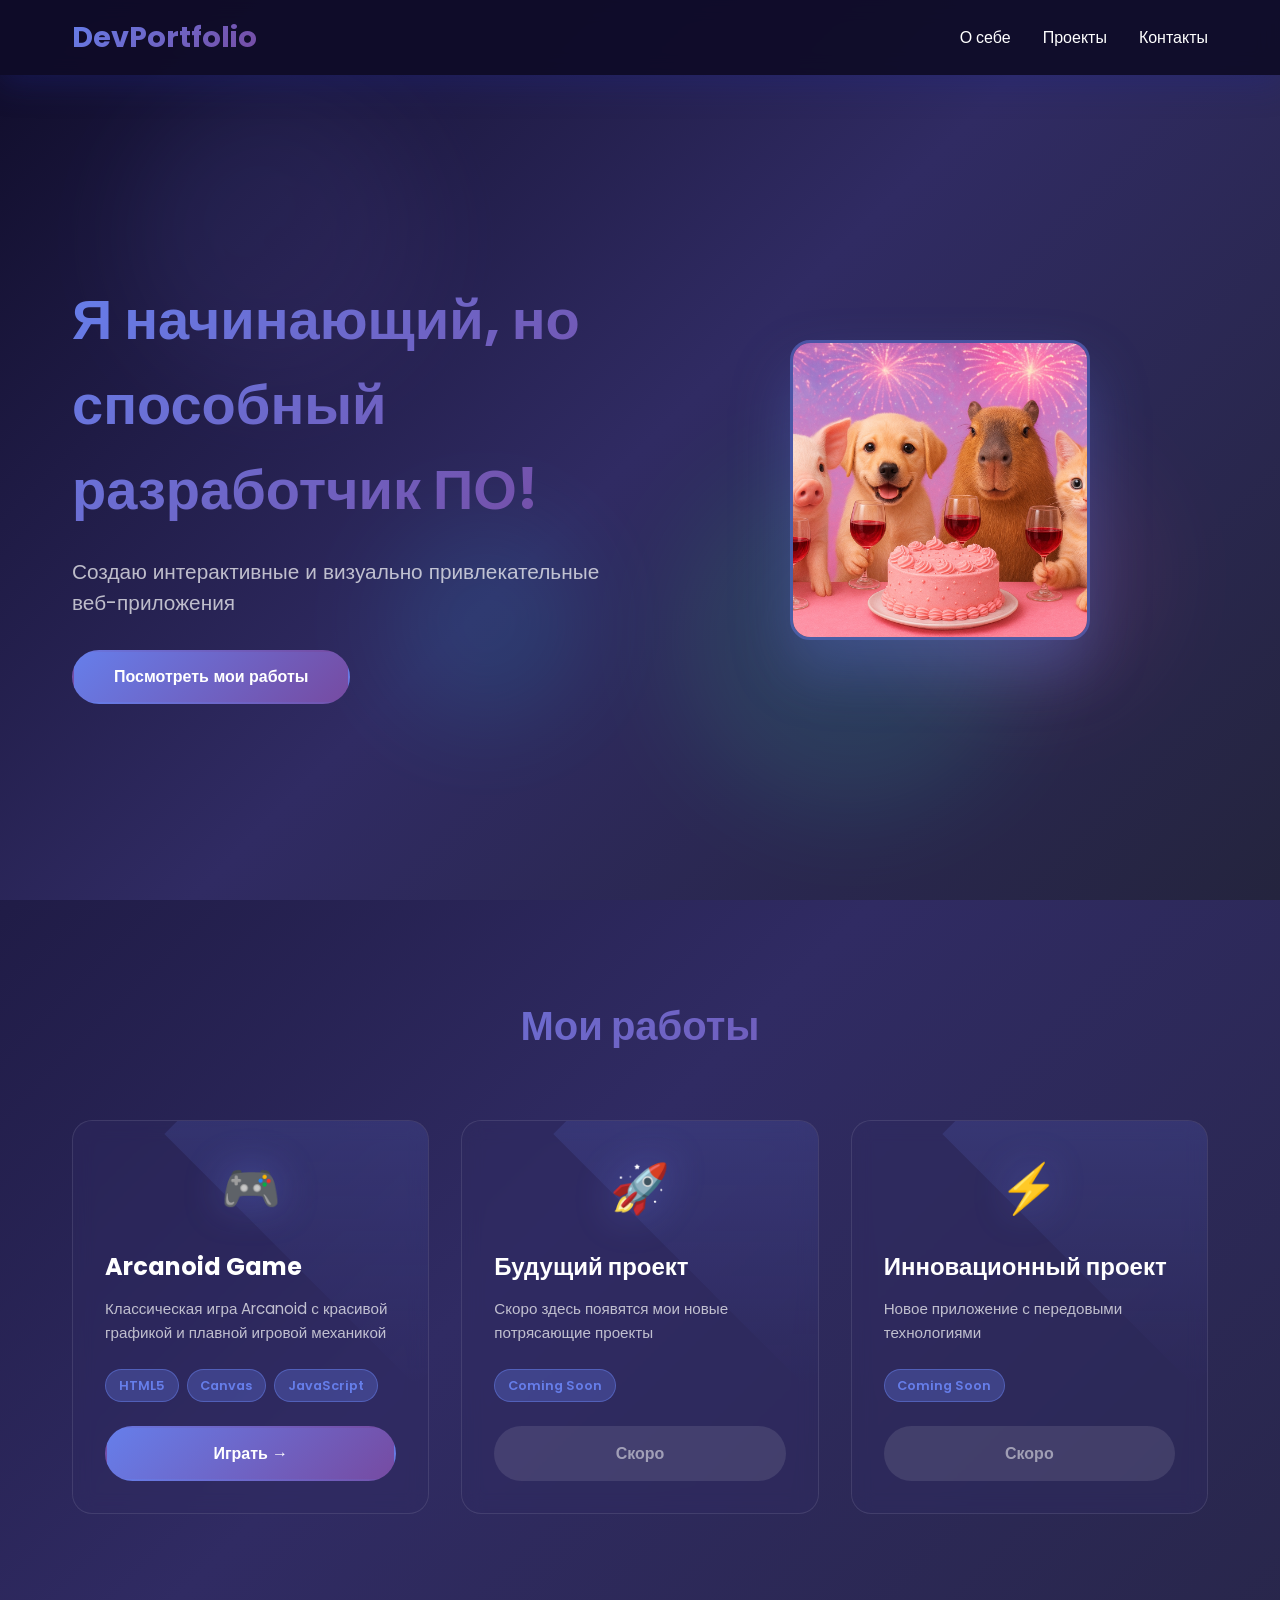
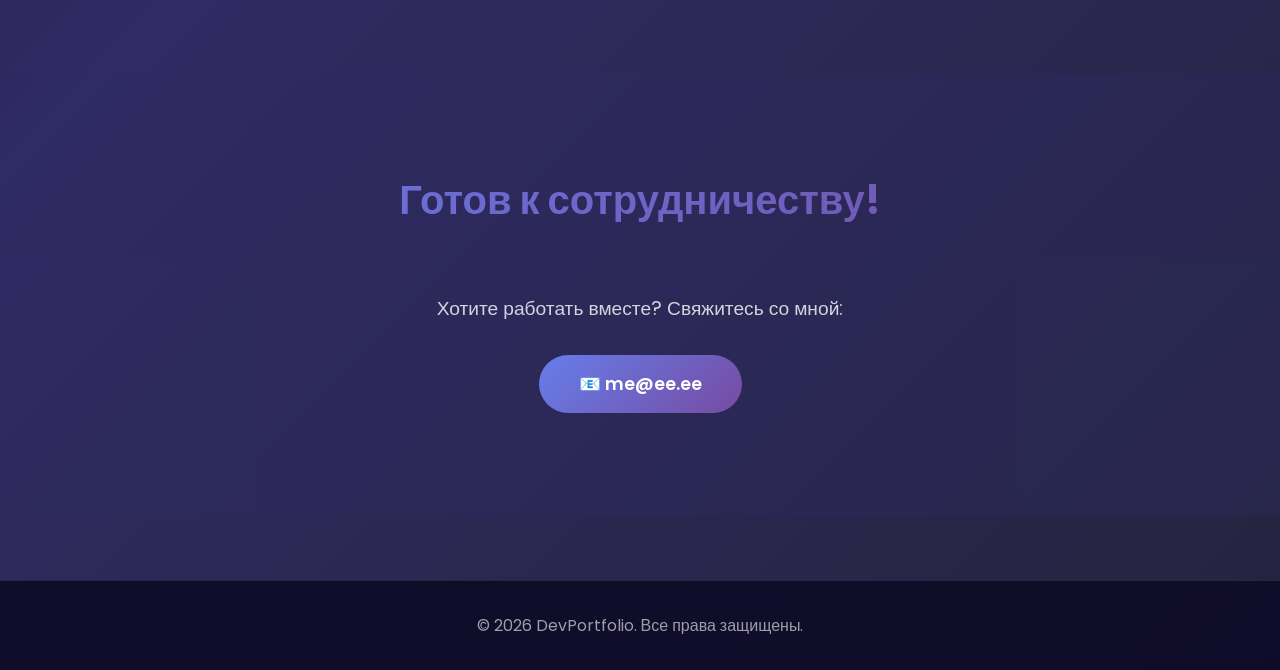
<file: index.html>
<!DOCTYPE html>
<html lang="ru">
<head>
    <meta charset="UTF-8">
    <meta name="viewport" content="width=device-width, initial-scale=1.0">
    <title>Мое портфолио - Креативный разработчик</title>
    <link rel="preconnect" href="https://fonts.gstatic.com">
    <link href="https://fonts.googleapis.com/css2?family=Poppins:wght@300;400;600;700&display=swap" rel="stylesheet">
    <link rel="stylesheet" href="styles.css">
</head>
<body>
    <!-- Анимированный фон -->
    <div class="animated-background">
        <div class="shape shape-1"></div>
        <div class="shape shape-2"></div>
        <div class="shape shape-3"></div>
        <div class="shape shape-4"></div>
    </div>

    <!-- Header -->
    <header class="header">
        <nav class="navbar">
            <div class="logo">DevPortfolio</div>
            <ul class="nav-links">
                <li><a href="#about" class="nav-link">О себе</a></li>
                <li><a href="#projects" class="nav-link">Проекты</a></li>
                <li><a href="#contact" class="nav-link">Контакты</a></li>
            </ul>
        </nav>
    </header>

    <!-- Hero Section -->
    <section class="hero" id="about">
        <div class="hero-content">
            <h1 class="hero-title">Я начинающий, но способный разработчик ПО!</h1>
            <p class="hero-subtitle">Создаю интерактивные и визуально привлекательные веб-приложения</p>
            <button class="cta-button">Посмотреть мои работы</button>
        </div>
        <div class="hero-image">
            <img src="img/me.png" alt="Портрет" class="profile-img">
        </div>
    </section>

    <!-- Projects Section -->
    <section class="projects" id="projects">
        <h2 class="section-title">Мои работы</h2>
        <div class="projects-grid">
            <div class="project-card" data-tilt>
                <div class="card-header">
                    <div class="card-icon">🎮</div>
                </div>
                <div class="card-content">
                    <h3>Arcanoid Game</h3>
                    <p>Классическая игра Arcanoid с красивой графикой и плавной игровой механикой</p>
                    <div class="card-tags">
                        <span class="tag">HTML5</span>
                        <span class="tag">Canvas</span>
                        <span class="tag">JavaScript</span>
                    </div>
                </div>
                <a href="Arcanoid/index.html" class="card-link">Играть →</a>
            </div>

            <div class="project-card coming-soon" data-tilt>
                <div class="card-header">
                    <div class="card-icon">🚀</div>
                </div>
                <div class="card-content">
                    <h3>Будущий проект</h3>
                    <p>Скоро здесь появятся мои новые потрясающие проекты</p>
                    <div class="card-tags">
                        <span class="tag">Coming Soon</span>
                    </div>
                </div>
                <div class="card-link disabled">Скоро</div>
            </div>

            <div class="project-card coming-soon" data-tilt>
                <div class="card-header">
                    <div class="card-icon">⚡</div>
                </div>
                <div class="card-content">
                    <h3>Инновационный проект</h3>
                    <p>Новое приложение с передовыми технологиями</p>
                    <div class="card-tags">
                        <span class="tag">Coming Soon</span>
                    </div>
                </div>
                <div class="card-link disabled">Скоро</div>
            </div>
        </div>
    </section>

    <!-- Contact Section -->
    <section class="contact" id="contact">
        <h2 class="section-title">Готов к сотрудничеству!</h2>
        <div class="contact-content">
            <p>Хотите работать вместе? Свяжитесь со мной:</p>
            <a href="mailto:me@ee.ee" class="wave-button">
                <span class="wave-text">📧 me@ee.ee</span>
                <span class="wave"></span>
                <span class="wave"></span>
                <span class="wave"></span>
            </a>
        </div>
    </section>

    <!-- Footer -->
    <footer class="footer">
        <p>&copy; 2026 DevPortfolio. Все права защищены.</p>
    </footer>

    <script src="script.js"></script>
</body>
</html>
</file>
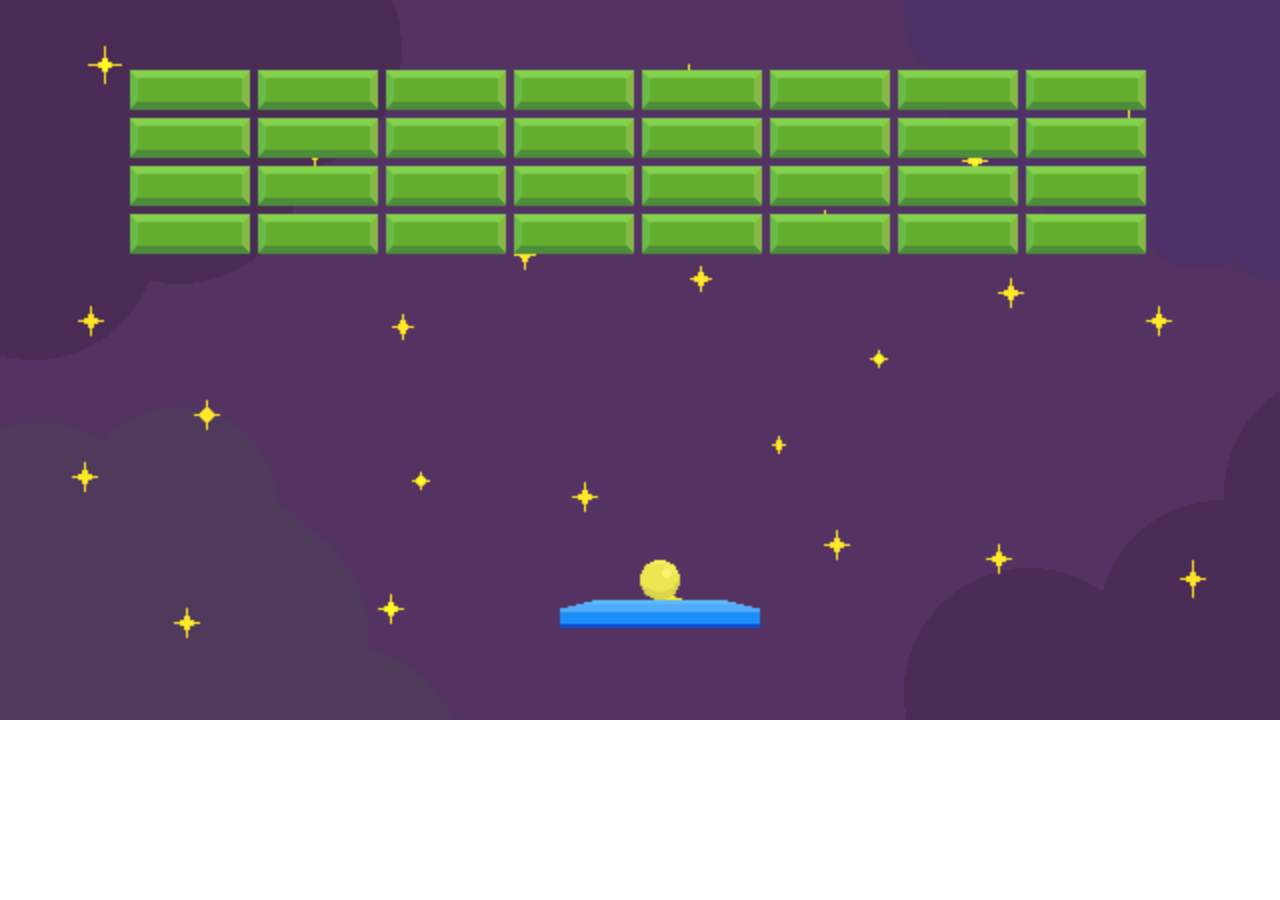
<file: Arcanoid/index.html>
<!DOCTYPE html>
<html lang="en">
<head>
	<meta charset="UTF-8">
	<meta name="viewport" content="width=device-width, initial-scale=1.0">
	<title>HTML5 Arkanoid</title>
	<style>
body {
	padding: 0;
	margin: 0;
}
canvas {
	width: 100%;
}
</style>
</head>
<body>
	<canvas id="mycanvas" width="640" height="360" ></canvas>
<script src="game.js" type="text/javascript"></script>
</body>
</html>
</file>
<file: styles.css>
* {
    box-sizing: border-box;
    margin: 0;
    padding: 0;
}

html {
    scroll-behavior: smooth;
}

body {
    font-family: 'Poppins', sans-serif;
    background: linear-gradient(135deg, #0f0c29, #302b63, #24243e);
    color: #fff;
    overflow-x: hidden;
    position: relative;
    min-height: 100vh;
}

/* ===== ANIMATED BACKGROUND ===== */
.animated-background {
    position: fixed;
    top: 0;
    left: 0;
    width: 100%;
    height: 100%;
    z-index: -1;
    background: linear-gradient(135deg, #0f0c29 0%, #302b63 50%, #24243e 100%);
}

.shape {
    position: absolute;
    border-radius: 50%;
    opacity: 0.1;
    filter: blur(50px);
}

.shape-1 {
    width: 300px;
    height: 300px;
    background: linear-gradient(135deg, #667eea 0%, #764ba2 100%);
    top: 10%;
    left: 10%;
    animation: float 20s ease-in-out infinite;
}

.shape-2 {
    width: 250px;
    height: 250px;
    background: linear-gradient(135deg, #f093fb 0%, #f5576c 100%);
    top: 50%;
    right: 10%;
    animation: float 15s ease-in-out infinite reverse;
}

.shape-3 {
    width: 200px;
    height: 200px;
    background: linear-gradient(135deg, #4facfe 0%, #00f2fe 100%);
    bottom: 20%;
    left: 30%;
    animation: float 18s ease-in-out infinite;
}

.shape-4 {
    width: 350px;
    height: 350px;
    background: linear-gradient(135deg, #43e97b 0%, #38f9d7 100%);
    bottom: 10%;
    right: 20%;
    animation: float 25s ease-in-out infinite reverse;
}

@keyframes float {
    0%, 100% {
        transform: translateY(0px);
    }
    50% {
        transform: translateY(30px);
    }
}

/* ===== HEADER / NAVBAR ===== */
.header {
    position: fixed;
    top: 0;
    width: 100%;
    z-index: 1000;
    background: rgba(15, 12, 41, 0.95);
    backdrop-filter: blur(10px);
    padding: 1rem 0;
    box-shadow: 0 8px 32px rgba(31, 38, 135, 0.37);
}

.navbar {
    max-width: 1200px;
    margin: 0 auto;
    display: flex;
    justify-content: space-between;
    align-items: center;
    padding: 0 2rem;
}

.logo {
    font-size: 1.8rem;
    font-weight: 700;
    background: linear-gradient(135deg, #667eea 0%, #764ba2 100%);
    -webkit-background-clip: text;
    -webkit-text-fill-color: transparent;
    background-clip: text;
}

.nav-links {
    display: flex;
    list-style: none;
    gap: 2rem;
}

.nav-link {
    color: #fff;
    text-decoration: none;
    font-weight: 500;
    position: relative;
    transition: color 0.3s ease;
}

.nav-link::after {
    content: '';
    position: absolute;
    bottom: -5px;
    left: 0;
    width: 0;
    height: 2px;
    background: linear-gradient(135deg, #667eea 0%, #764ba2 100%);
    transition: width 0.3s ease;
}

.nav-link:hover::after {
    width: 100%;
}

/* ===== HERO SECTION ===== */
.hero {
    margin-top: 80px;
    min-height: calc(100vh - 80px);
    display: flex;
    align-items: center;
    justify-content: space-between;
    padding: 4rem 2rem;
    max-width: 1200px;
    margin-left: auto;
    margin-right: auto;
    gap: 4rem;
}

.hero-content {
    flex: 1;
    z-index: 2;
}

.hero-title {
    font-size: 3.5rem;
    font-weight: 700;
    margin-bottom: 1.5rem;
    background: linear-gradient(135deg, #667eea 0%, #764ba2 100%);
    -webkit-background-clip: text;
    -webkit-text-fill-color: transparent;
    background-clip: text;
    animation: fadeInUp 0.8s ease;
}

.hero-subtitle {
    font-size: 1.3rem;
    color: rgba(255, 255, 255, 0.7);
    margin-bottom: 2rem;
    animation: fadeInUp 0.8s ease 0.2s both;
}

.cta-button {
    padding: 1rem 2.5rem;
    font-size: 1rem;
    font-weight: 600;
    border: 2px solid transparent;
    border-radius: 50px;
    background: linear-gradient(135deg, #667eea 0%, #764ba2 100%);
    color: #fff;
    cursor: pointer;
    transition: all 0.3s ease;
    animation: fadeInUp 0.8s ease 0.4s both;
    position: relative;
    overflow: hidden;
}

.cta-button::before {
    content: '';
    position: absolute;
    top: 0;
    left: -100%;
    width: 100%;
    height: 100%;
    background: linear-gradient(135deg, #764ba2 0%, #667eea 100%);
    transition: left 0.3s ease;
    z-index: -1;
}

.cta-button:hover {
    transform: translateY(-3px);
    box-shadow: 0 20px 40px rgba(102, 126, 234, 0.4);
}

.cta-button:hover::before {
    left: 0;
}

.hero-image {
    flex: 1;
    display: flex;
    justify-content: center;
    align-items: center;
    perspective: 1200px;
}

.profile-img {
    width: 300px;
    height: 300px;
    border-radius: 20px;
    object-fit: cover;
    box-shadow: 0 30px 60px rgba(102, 126, 234, 0.3);
    animation: float 3s ease-in-out infinite, rotateCard 3s ease-in-out infinite;
    border: 3px solid rgba(102, 126, 234, 0.5);
}

@keyframes rotateCard {
    0%, 100% {
        transform: rotateY(0deg) rotateX(0deg);
    }
    50% {
        transform: rotateY(5deg) rotateX(5deg);
    }
}

@keyframes fadeInUp {
    from {
        opacity: 0;
        transform: translateY(30px);
    }
    to {
        opacity: 1;
        transform: translateY(0);
    }
}

/* ===== PROJECTS SECTION ===== */
.projects {
    padding: 6rem 2rem;
    max-width: 1200px;
    margin: 0 auto;
}

.section-title {
    font-size: 2.5rem;
    font-weight: 700;
    text-align: center;
    margin-bottom: 4rem;
    background: linear-gradient(135deg, #667eea 0%, #764ba2 100%);
    -webkit-background-clip: text;
    -webkit-text-fill-color: transparent;
    background-clip: text;
}

.projects-grid {
    display: grid;
    grid-template-columns: repeat(auto-fit, minmax(320px, 1fr));
    gap: 2rem;
}

/* ===== PROJECT CARDS ===== */
.project-card {
    background: rgba(48, 43, 99, 0.4);
    backdrop-filter: blur(10px);
    border: 1px solid rgba(255, 255, 255, 0.1);
    border-radius: 20px;
    padding: 2rem;
    cursor: pointer;
    transition: all 0.3s ease;
    transform-style: preserve-3d;
    position: relative;
    overflow: hidden;
    display: flex;
    flex-direction: column;
}

.project-card::before {
    content: '';
    position: absolute;
    top: -50%;
    right: -50%;
    width: 100%;
    height: 100%;
    background: linear-gradient(135deg, rgba(102, 126, 234, 0.3), transparent);
    transform: rotate(45deg);
    transition: all 0.3s ease;
}

.project-card:hover {
    transform: translateY(-20px) rotateX(5deg) rotateY(5deg);
    box-shadow: 0 30px 60px rgba(102, 126, 234, 0.3);
    border-color: rgba(102, 126, 234, 0.5);
}

.project-card:hover::before {
    right: -30%;
    top: -30%;
}

.card-header {
    display: flex;
    justify-content: center;
    margin-bottom: 1.5rem;
    position: relative;
    z-index: 2;
}

.card-icon {
    font-size: 3rem;
    filter: drop-shadow(0 0 20px rgba(102, 126, 234, 0.4));
    animation: bounce 2s ease-in-out infinite;
}

@keyframes bounce {
    0%, 100% {
        transform: translateY(0);
    }
    50% {
        transform: translateY(-15px);
    }
}

.card-content {
    flex: 1;
    position: relative;
    z-index: 2;
}

.card-content h3 {
    font-size: 1.5rem;
    margin-bottom: 0.8rem;
    color: #fff;
}

.card-content p {
    color: rgba(255, 255, 255, 0.7);
    font-size: 0.95rem;
    margin-bottom: 1.5rem;
    line-height: 1.6;
}

.card-tags {
    display: flex;
    flex-wrap: wrap;
    gap: 0.5rem;
    margin-bottom: 1.5rem;
}

.tag {
    background: rgba(102, 126, 234, 0.3);
    color: #667eea;
    padding: 0.4rem 0.8rem;
    border-radius: 20px;
    font-size: 0.8rem;
    font-weight: 600;
    border: 1px solid rgba(102, 126, 234, 0.5);
}

.card-link {
    display: inline-block;
    padding: 0.8rem 1.5rem;
    background: linear-gradient(135deg, #667eea 0%, #764ba2 100%);
    color: #fff;
    text-decoration: none;
    border-radius: 30px;
    font-weight: 600;
    transition: all 0.3s ease;
    position: relative;
    z-index: 2;
    text-align: center;
    border: 2px solid transparent;
}

.card-link:hover {
    transform: translateX(5px);
    box-shadow: 0 10px 25px rgba(102, 126, 234, 0.4);
}

.card-link.disabled {
    background: rgba(255, 255, 255, 0.1);
    color: rgba(255, 255, 255, 0.5);
    cursor: not-allowed;
}

.project-card.coming-soon {
    opacity: 0.7;
}

/* ===== CONTACT SECTION ===== */
.contact {
    padding: 6rem 2rem;
    text-align: center;
    background: rgba(48, 43, 99, 0.3);
    margin: 4rem 0;
}

.contact-content {
    max-width: 600px;
    margin: 0 auto;
}

.contact-content p {
    font-size: 1.2rem;
    color: rgba(255, 255, 255, 0.8);
    margin-bottom: 2rem;
}

/* ===== WAVE BUTTON ===== */
.wave-button {
    display: inline-block;
    position: relative;
    padding: 1rem 2.5rem;
    font-size: 1.1rem;
    font-weight: 600;
    text-decoration: none;
    color: #fff;
    background: linear-gradient(135deg, #667eea 0%, #764ba2 100%);
    border-radius: 50px;
    overflow: hidden;
    transition: all 0.3s ease;
    cursor: pointer;
    border: none;
}

.wave-text {
    position: relative;
    z-index: 2;
}

.wave {
    position: absolute;
    top: 50%;
    left: 50%;
    width: 0;
    height: 0;
    border-radius: 50%;
    background: rgba(255, 255, 255, 0.5);
    transform: translate(-50%, -50%);
}

.wave-button:hover {
    transform: scale(1.05);
    box-shadow: 0 20px 40px rgba(102, 126, 234, 0.4);
}

.wave-button:active .wave {
    animation: wave-animation 0.6s ease-out;
}

@keyframes wave-animation {
    0% {
        width: 0;
        height: 0;
        opacity: 0.8;
    }
    100% {
        width: 300px;
        height: 300px;
        opacity: 0;
    }
}

/* ===== FOOTER ===== */
.footer {
    background: rgba(15, 12, 41, 0.95);
    padding: 2rem;
    text-align: center;
    color: rgba(255, 255, 255, 0.6);
    border-top: 1px solid rgba(255, 255, 255, 0.1);
}

/* ===== RESPONSIVE ===== */
@media (max-width: 768px) {
    .hero {
        flex-direction: column;
        text-align: center;
        padding: 2rem 1rem;
    }

    .hero-title {
        font-size: 2rem;
    }

    .hero-subtitle {
        font-size: 1rem;
    }

    .profile-img {
        width: 200px;
        height: 200px;
    }

    .navbar {
        flex-direction: column;
        gap: 1rem;
    }

    .nav-links {
        gap: 1rem;
    }

    .section-title {
        font-size: 1.8rem;
    }

    .projects-grid {
        grid-template-columns: 1fr;
    }
}
</file>
